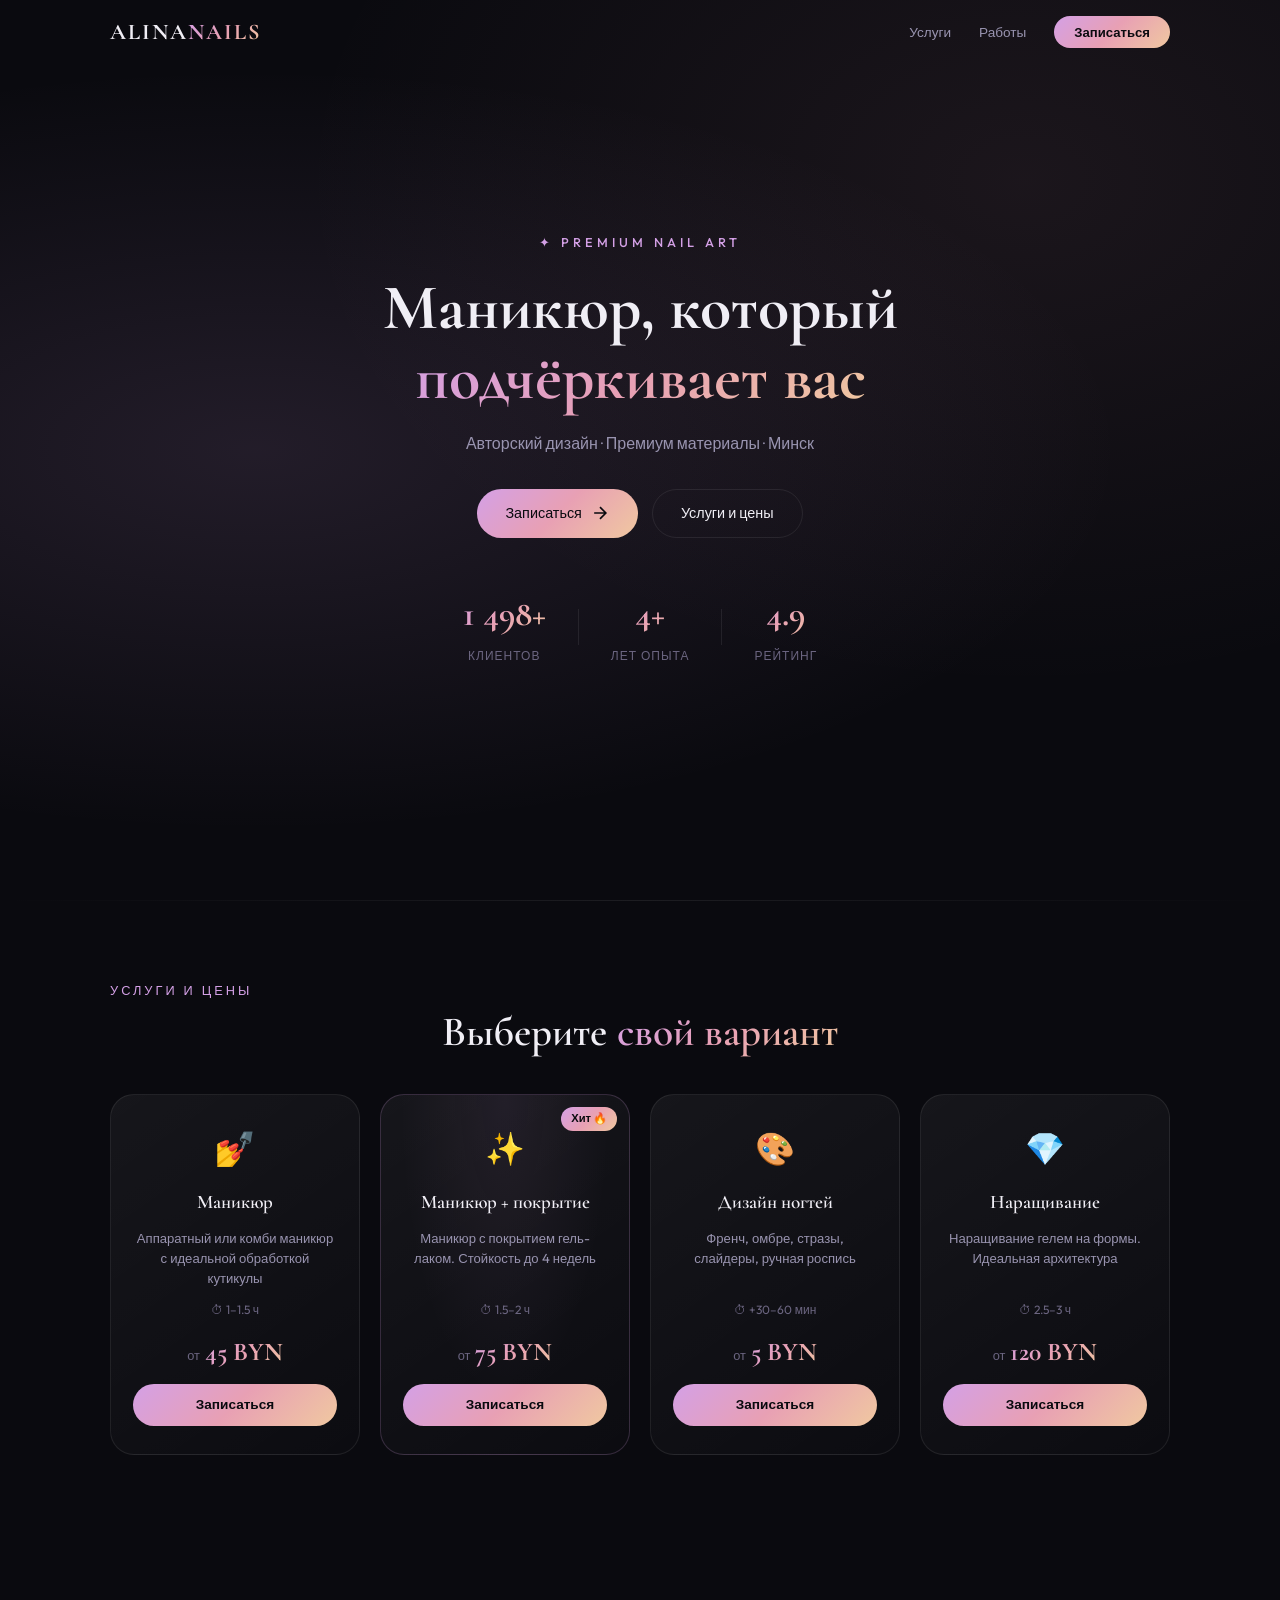
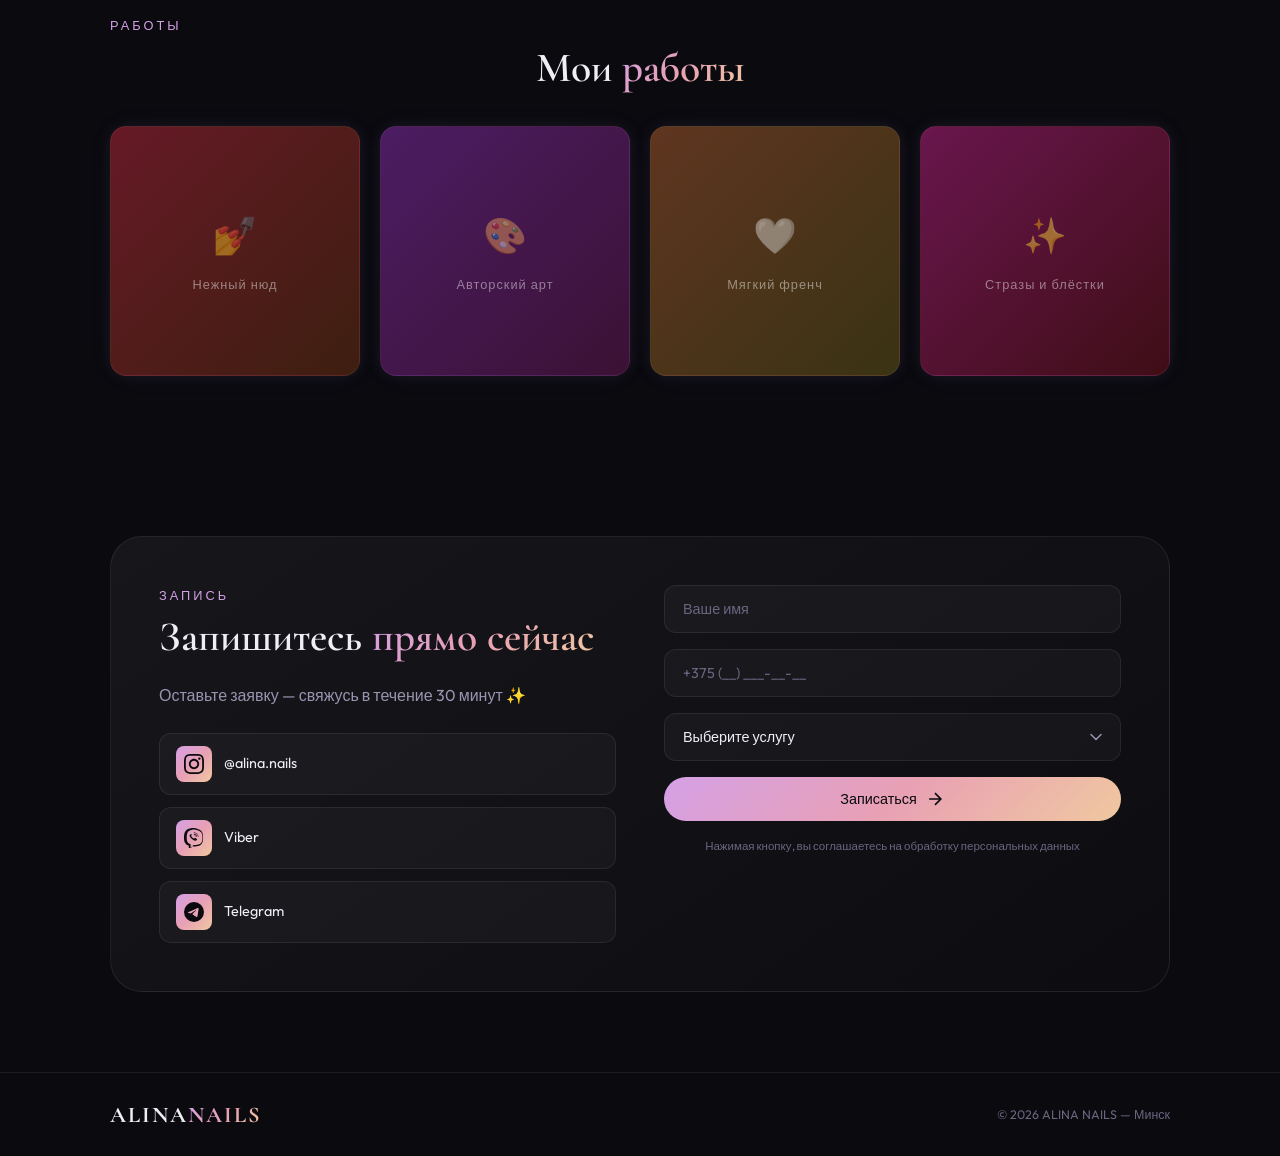
<file: index.html>
<!DOCTYPE html>
<html lang="ru">
<head>
    <meta charset="UTF-8">
    <meta name="viewport" content="width=device-width, initial-scale=1.0">
    <meta name="description" content="Мастер маникюра — стильный маникюр, наращивание, дизайн ногтей. Запись онлайн.">
    <title>ALINA NAILS — Мастер маникюра</title>
    <link rel="preconnect" href="https://fonts.googleapis.com">
    <link rel="preconnect" href="https://fonts.gstatic.com" crossorigin>
    <link href="https://fonts.googleapis.com/css2?family=Cormorant+Garamond:ital,wght@0,400;0,600;0,700;1,400&family=Outfit:wght@300;400;500;600;700&display=swap" rel="stylesheet">
    <link rel="stylesheet" href="style.css">
</head>
<body>

    <!-- НАВИГАЦИЯ -->
    <nav class="navbar" id="navbar">
        <div class="nav-container">
            <a href="#" class="nav-logo">ALINA<span>NAILS</span></a>
            <ul class="nav-links" id="navLinks">
                <li><a href="#services">Услуги</a></li>
                <li><a href="#works">Работы</a></li>
                <li><a href="#booking" class="nav-cta">Записаться</a></li>
            </ul>
            <button class="nav-burger" id="navBurger" aria-label="Меню">
                <span></span><span></span><span></span>
            </button>
        </div>
    </nav>

    <!-- HERO -->
    <header class="hero" id="hero">
        <div class="hero-bg"></div>
        <div class="hero-particles" id="heroParticles"></div>
        <div class="hero-content">
            <p class="hero-tagline">✦ Premium Nail Art</p>
            <h1 class="hero-title">Маникюр, который<br><span class="gradient-text">подчёркивает вас</span></h1>
            <p class="hero-subtitle">Авторский дизайн · Премиум материалы · Минск</p>
            <div class="hero-buttons">
                <a href="#booking" class="btn btn-primary">
                    <span>Записаться</span>
                    <svg width="20" height="20" viewBox="0 0 24 24" fill="none" stroke="currentColor" stroke-width="2"><path d="M5 12h14M12 5l7 7-7 7"/></svg>
                </a>
                <a href="#services" class="btn btn-outline">Услуги и цены</a>
            </div>
            <div class="hero-stats">
                <div class="stat">
                    <span class="stat-number" data-count="1500">0</span>
                    <span class="stat-label">Клиентов</span>
                </div>
                <div class="stat-divider"></div>
                <div class="stat">
                    <span class="stat-number" data-count="5">0</span>
                    <span class="stat-label">Лет опыта</span>
                </div>
                <div class="stat-divider"></div>
                <div class="stat">
                    <span class="stat-number" data-count="4.9" data-decimal="true">0</span>
                    <span class="stat-label">Рейтинг</span>
                </div>
            </div>
        </div>
    </header>

    <!-- УСЛУГИ -->
    <section class="services" id="services">
        <div class="container">
            <p class="section-tag">Услуги и цены</p>
            <h2 class="section-title centered">Выберите <span class="gradient-text">свой вариант</span></h2>
            <div class="services-grid">
                <div class="service-card" data-animate="fade-up">
                    <div class="service-icon">💅</div>
                    <h3>Маникюр</h3>
                    <p class="service-desc">Аппаратный или комби маникюр с идеальной обработкой кутикулы</p>
                    <span class="service-time">⏱ 1–1.5 ч</span>
                    <div class="service-price"><span class="price-label">от</span><span class="price-value">45 BYN</span></div>
                    <a href="#booking" class="btn btn-card">Записаться</a>
                </div>
                <div class="service-card popular" data-animate="fade-up" data-delay="100">
                    <div class="popular-badge">Хит 🔥</div>
                    <div class="service-icon">✨</div>
                    <h3>Маникюр + покрытие</h3>
                    <p class="service-desc">Маникюр с покрытием гель-лаком. Стойкость до 4 недель</p>
                    <span class="service-time">⏱ 1.5–2 ч</span>
                    <div class="service-price"><span class="price-label">от</span><span class="price-value">75 BYN</span></div>
                    <a href="#booking" class="btn btn-card">Записаться</a>
                </div>
                <div class="service-card" data-animate="fade-up" data-delay="200">
                    <div class="service-icon">🎨</div>
                    <h3>Дизайн ногтей</h3>
                    <p class="service-desc">Френч, омбре, стразы, слайдеры, ручная роспись</p>
                    <span class="service-time">⏱ +30–60 мин</span>
                    <div class="service-price"><span class="price-label">от</span><span class="price-value">5 BYN</span></div>
                    <a href="#booking" class="btn btn-card">Записаться</a>
                </div>
                <div class="service-card" data-animate="fade-up" data-delay="300">
                    <div class="service-icon">💎</div>
                    <h3>Наращивание</h3>
                    <p class="service-desc">Наращивание гелем на формы. Идеальная архитектура</p>
                    <span class="service-time">⏱ 2.5–3 ч</span>
                    <div class="service-price"><span class="price-label">от</span><span class="price-value">120 BYN</span></div>
                    <a href="#booking" class="btn btn-card">Записаться</a>
                </div>
            </div>
        </div>
    </section>

    <!-- РАБОТЫ -->
    <section class="works" id="works">
        <div class="container">
            <p class="section-tag">Работы</p>
            <h2 class="section-title centered">Мои <span class="gradient-text">работы</span></h2>
            <div class="works-grid">
                <div class="work-item" data-animate="fade-up" style="--hue: 350; --sat: 60%;">
                    <div class="work-placeholder"><span>💅</span>Нежный нюд</div>
                </div>
                <div class="work-item" data-animate="fade-up" style="--hue: 280; --sat: 55%;">
                    <div class="work-placeholder"><span>🎨</span>Авторский арт</div>
                </div>
                <div class="work-item" data-animate="fade-up" style="--hue: 20; --sat: 50%;">
                    <div class="work-placeholder"><span>🤍</span>Мягкий френч</div>
                </div>
                <div class="work-item" data-animate="fade-up" style="--hue: 320; --sat: 65%;">
                    <div class="work-placeholder"><span>✨</span>Стразы и блёстки</div>
                </div>
            </div>
        </div>
    </section>

    <!-- ЗАПИСЬ -->
    <section class="booking" id="booking">
        <div class="container">
            <div class="booking-card" data-animate="fade-up">
                <div class="booking-left">
                    <p class="section-tag">Запись</p>
                    <h2 class="section-title">Запишитесь <span class="gradient-text">прямо сейчас</span></h2>
                    <p class="booking-text">Оставьте заявку — свяжусь в течение 30 минут ✨</p>
                    <div class="booking-contacts">
                        <a href="https://instagram.com" class="contact-item" target="_blank">
                            <div class="contact-icon">
                                <svg width="20" height="20" viewBox="0 0 24 24" fill="currentColor"><path d="M12 2.163c3.204 0 3.584.012 4.85.07 3.252.148 4.771 1.691 4.919 4.919.058 1.265.069 1.645.069 4.849 0 3.205-.012 3.584-.069 4.849-.149 3.225-1.664 4.771-4.919 4.919-1.266.058-1.644.07-4.85.07-3.204 0-3.584-.012-4.849-.07-3.26-.149-4.771-1.699-4.919-4.92-.058-1.265-.07-1.644-.07-4.849 0-3.204.013-3.583.07-4.849.149-3.227 1.664-4.771 4.919-4.919 1.266-.057 1.645-.069 4.849-.069zm0-2.163c-3.259 0-3.667.014-4.947.072-4.358.2-6.78 2.618-6.98 6.98-.059 1.281-.073 1.689-.073 4.948 0 3.259.014 3.668.072 4.948.2 4.358 2.618 6.78 6.98 6.98 1.281.058 1.689.072 4.948.072 3.259 0 3.668-.014 4.948-.072 4.354-.2 6.782-2.618 6.979-6.98.059-1.28.073-1.689.073-4.948 0-3.259-.014-3.667-.072-4.947-.196-4.354-2.617-6.78-6.979-6.98-1.281-.059-1.69-.073-4.949-.073zm0 5.838c-3.403 0-6.162 2.759-6.162 6.162s2.759 6.163 6.162 6.163 6.162-2.759 6.162-6.163c0-3.403-2.759-6.162-6.162-6.162zm0 10.162c-2.209 0-4-1.79-4-4 0-2.209 1.791-4 4-4s4 1.791 4 4c0 2.21-1.791 4-4 4zm6.406-11.845c-.796 0-1.441.645-1.441 1.44s.645 1.44 1.441 1.44c.795 0 1.439-.645 1.439-1.44s-.644-1.44-1.439-1.44z"/></svg>
                            </div>
                            <span>@alina.nails</span>
                        </a>
                        <a href="viber://chat?number=%2B375291234567" class="contact-item" target="_blank">
                            <div class="contact-icon">
                                <svg width="20" height="20" viewBox="0 0 24 24" fill="currentColor"><path d="M11.4 0C9.62.08 4.87.52 2.64 2.65.89 4.39.13 6.91.02 10.15c-.12 3.24-.26 9.32 5.71 10.97h.01l-.01 2.52s-.05.99.63 1.21c.77.26 1.23-.49 1.97-1.28.41-.44.97-1.08 1.39-1.58 3.84.32 6.79-.41 7.12-.52.77-.25 5.14-.81 5.85-6.61.73-5.97-.35-9.74-2.28-11.44C19.03 1.85 14.58.1 11.4 0zm.53 1.87c2.78.09 6.6 1.51 8.21 2.99 1.56 1.38 2.44 4.64 1.82 9.66-.57 4.66-4.02 5.17-4.66 5.38-.27.09-2.72.7-5.83.53 0 0-2.31 2.78-3.03 3.51-.12.12-.26.17-.35.15-.13-.04-.17-.19-.16-.42 0-.33.02-4.15.02-4.15-5.04-1.39-4.74-6.46-4.64-9.22.1-2.76.73-4.93 2.18-6.35 1.77-1.72 5.66-2.17 6.44-2.08zM12 5.28c-.15 0-.28.13-.28.29s.13.29.29.29c1.23 0 2.4.48 3.28 1.34.87.87 1.38 2.03 1.41 3.26 0 .16.13.29.29.29h.01c.16 0 .29-.13.28-.29-.03-1.39-.61-2.7-1.59-3.68A5.24 5.24 0 0012 5.28zm.15 1.57c-.16-.01-.3.11-.31.27-.01.16.11.3.27.31.81.06 1.55.41 2.11.98.56.58.88 1.33.9 2.14.01.16.14.28.3.28h.01c.16-.01.29-.15.28-.31a3.75 3.75 0 00-1.1-2.59 3.69 3.69 0 00-2.46-1.08zM8.67 7.35c-.24-.05-.53.02-.77.23l-.01.01c-.37.33-.71.72-.98 1.05-.28.34-.25.77-.09 1.11.42.85 1.01 1.64 1.72 2.41l.01.02c.86.93 1.88 1.73 3 2.37.51.27 1.34.64 2.06.79.08.01.16.02.23.02.39 0 .64-.22.74-.34.32-.41.68-.81.82-.99.37-.48.17-1-.25-1.24l-1.52-.82c-.28-.15-.6-.07-.8.13l-.43.48c-.14.15-.37.19-.55.1 0 0-.94-.41-1.84-1.3-.9-.89-1.36-1.88-1.36-1.88-.1-.18-.06-.4.09-.55l.46-.45c.19-.21.26-.53.09-.81L8.67 7.35zm3.41.32c-.16-.02-.31.1-.33.26-.02.16.1.31.26.33.93.11 1.61.82 1.66 1.76.01.16.15.28.31.27.16-.01.28-.15.27-.31-.06-1.17-.92-2.07-2.17-2.31z"/></svg>
                            </div>
                            <span>Viber</span>
                        </a>
                        <a href="https://t.me/alinanails" class="contact-item" target="_blank">
                            <div class="contact-icon">
                                <svg width="20" height="20" viewBox="0 0 24 24" fill="currentColor"><path d="M11.944 0A12 12 0 0 0 0 12a12 12 0 0 0 12 12 12 12 0 0 0 12-12A12 12 0 0 0 12 0a12 12 0 0 0-.056 0zm4.962 7.224c.1-.002.321.023.465.14a.506.506 0 0 1 .171.325c.016.093.036.306.02.472-.18 1.898-.962 6.502-1.36 8.627-.168.9-.499 1.201-.82 1.23-.696.065-1.225-.46-1.9-.902-1.056-.693-1.653-1.124-2.678-1.8-1.185-.78-.417-1.21.258-1.91.177-.184 3.247-2.977 3.307-3.23.007-.032.014-.15-.056-.212s-.174-.041-.249-.024c-.106.024-1.793 1.14-5.061 3.345-.479.33-.913.49-1.302.48-.428-.008-1.252-.241-1.865-.44-.752-.245-1.349-.374-1.297-.789.027-.216.325-.437.893-.663 3.498-1.524 5.83-2.529 6.998-3.014 3.332-1.386 4.025-1.627 4.476-1.635z"/></svg>
                            </div>
                            <span>Telegram</span>
                        </a>
                    </div>
                </div>
                <div class="booking-right">
                    <form class="booking-form" id="bookingForm">
                        <div class="form-group">
                            <input type="text" id="formName" placeholder="Ваше имя" required>
                        </div>
                        <div class="form-group">
                            <input type="tel" id="formPhone" placeholder="+375 (__) ___-__-__" required>
                        </div>
                        <div class="form-group">
                            <select id="formService" required>
                                <option value="" disabled selected>Выберите услугу</option>
                                <option value="manicure">Маникюр — от 45 BYN</option>
                                <option value="manicure-gel">Маникюр + покрытие — от 75 BYN</option>
                                <option value="design">Дизайн ногтей — от 5 BYN</option>
                                <option value="extension">Наращивание — от 120 BYN</option>
                            </select>
                        </div>
                        <button type="submit" class="btn btn-primary btn-full" id="submitBtn">
                            <span>Записаться</span>
                            <svg width="20" height="20" viewBox="0 0 24 24" fill="none" stroke="currentColor" stroke-width="2"><path d="M5 12h14M12 5l7 7-7 7"/></svg>
                        </button>
                        <p class="form-note">Нажимая кнопку, вы соглашаетесь на обработку персональных данных</p>
                    </form>
                </div>
            </div>
        </div>
    </section>

    <!-- FOOTER -->
    <footer class="footer">
        <div class="container">
            <div class="footer-row">
                <a href="#" class="nav-logo">ALINA<span>NAILS</span></a>
                <p>© 2026 ALINA NAILS — Минск</p>
            </div>
        </div>
    </footer>

    <!-- SUCCESS MODAL -->
    <div class="modal-overlay" id="successModal">
        <div class="modal">
            <div class="modal-icon">✅</div>
            <h3>Заявка отправлена!</h3>
            <p>Свяжусь с вами в течение 30 минут для подтверждения записи</p>
            <button class="btn btn-primary" id="modalClose">Отлично!</button>
        </div>
    </div>

    <script src="script.js"></script>
</body>
</html>
</file>
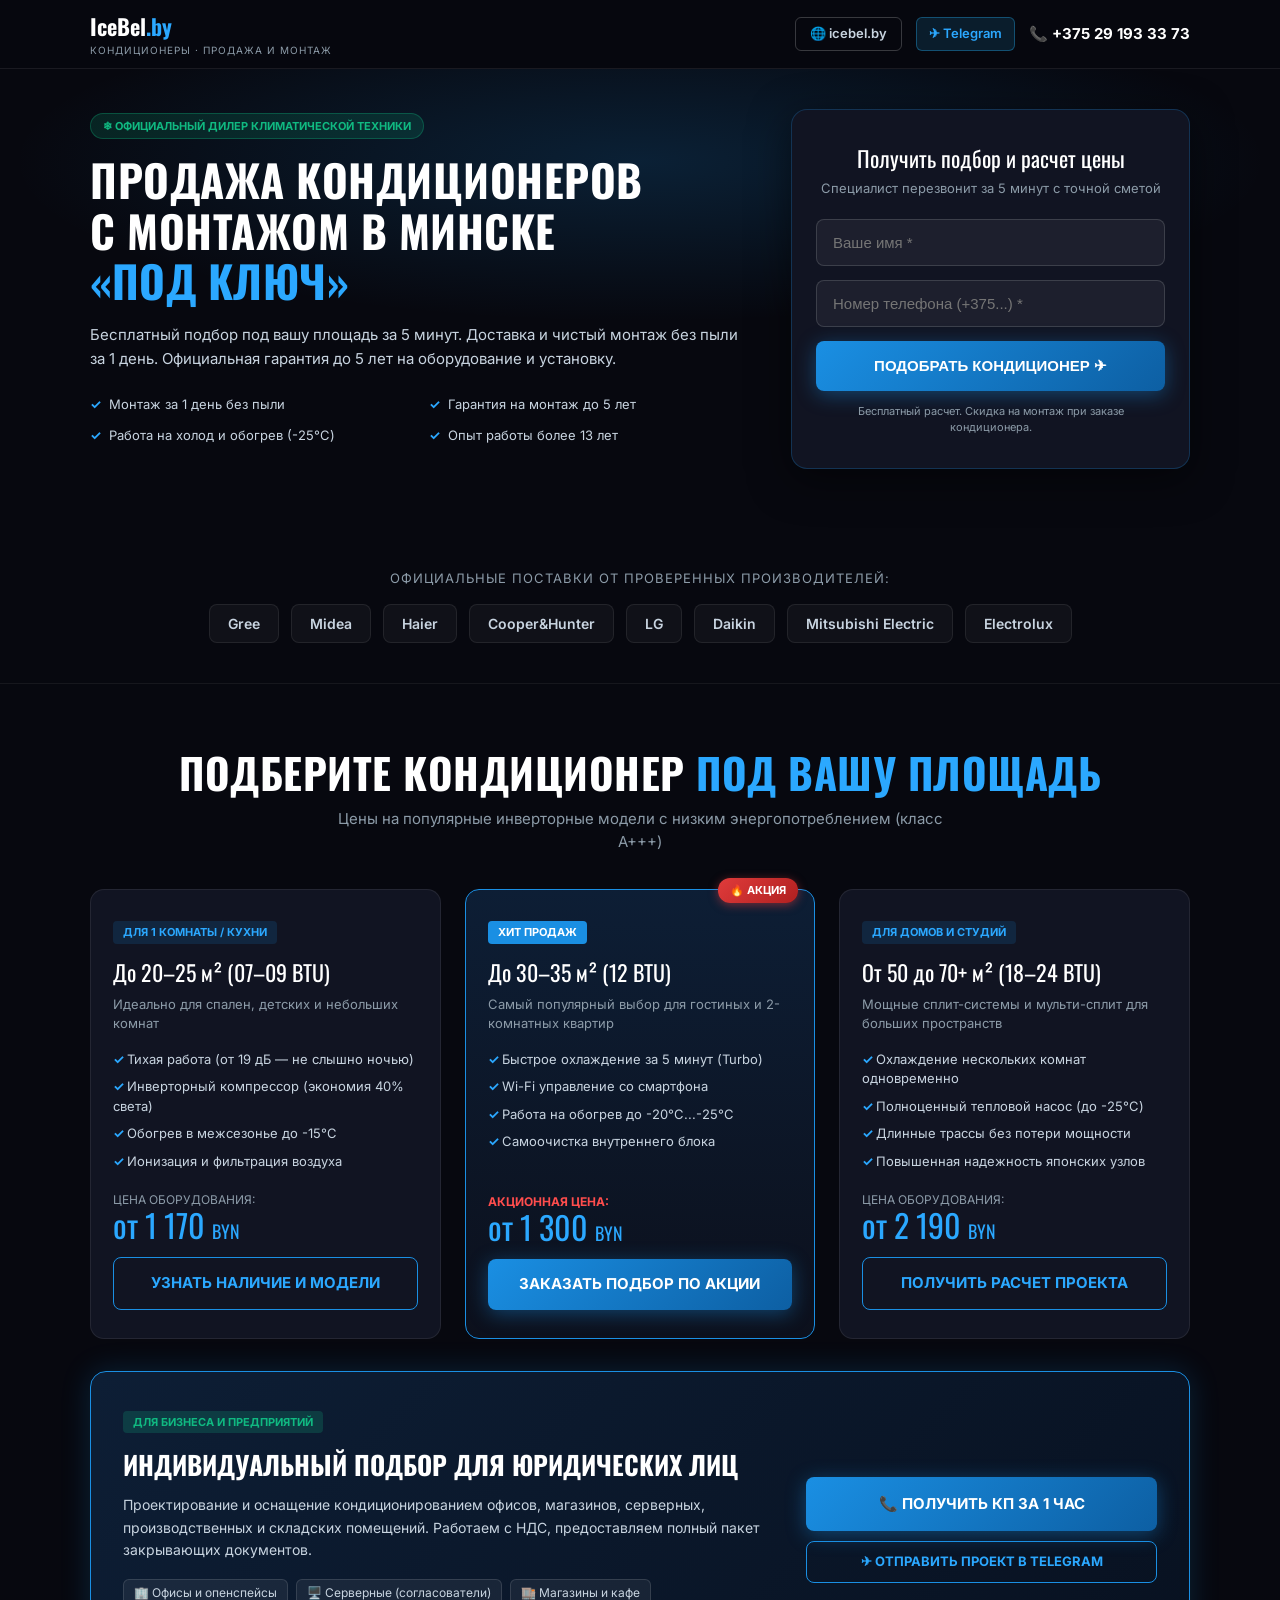
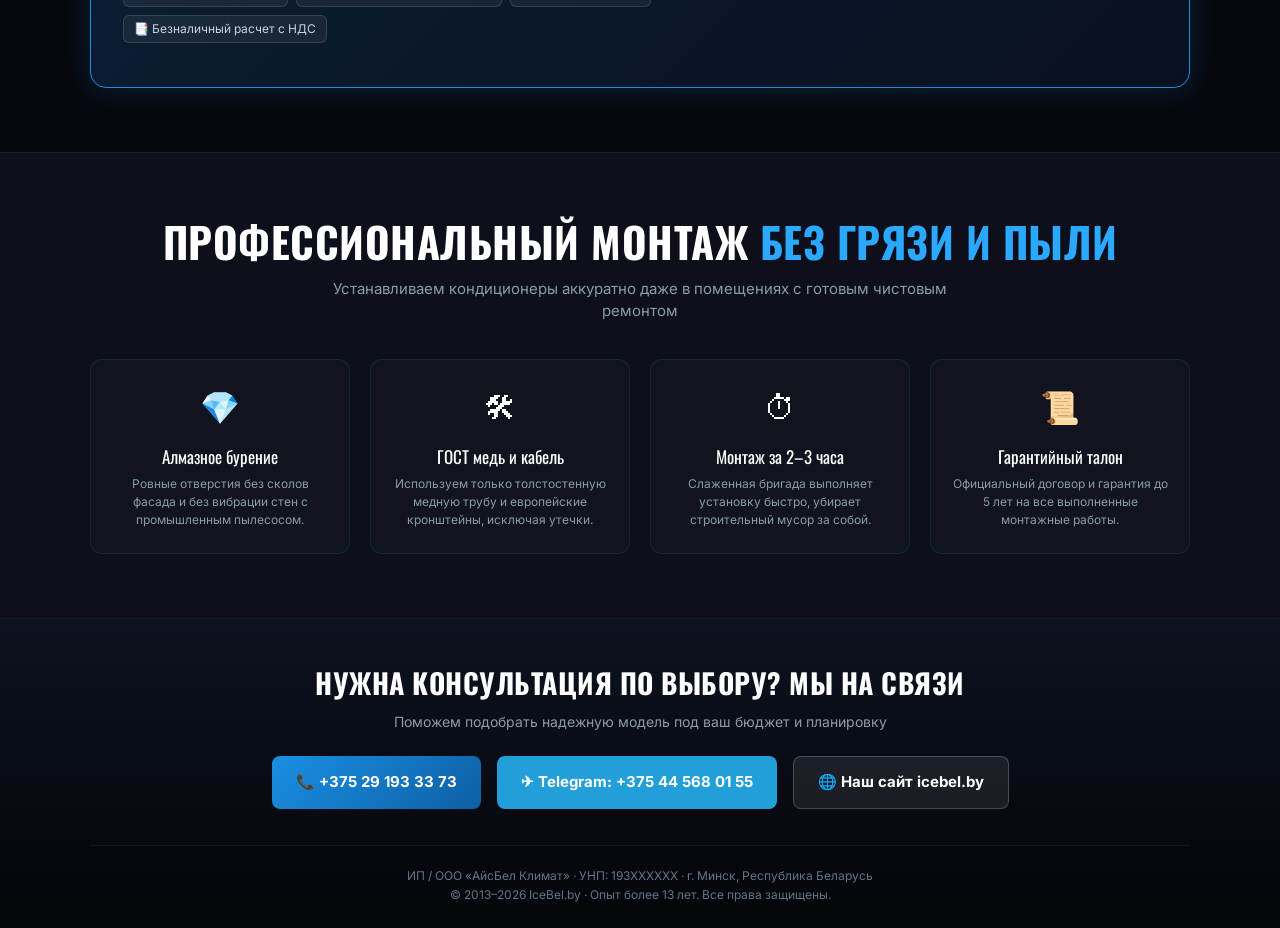
<file: icebel.html>
<!DOCTYPE html>
<html lang="ru">
<head>
  <meta charset="UTF-8" />
  <meta name="viewport" content="width=device-width, initial-scale=1.0" />
  <title>IceBel.by — Продажа и установка кондиционеров в Минске под ключ</title>
  <meta name="description" content="Купить кондиционер с установкой в Минске и области. Цены от 1170 BYN. Чистый монтаж за 1 день, гарантия до 5 лет. Индивидуальный подбор для квартир и предприятий. Звоните: +375 29 193 33 73" />

  <link rel="preconnect" href="https://fonts.googleapis.com" />
  <link rel="preconnect" href="https://fonts.gstatic.com" crossorigin />
  <link href="https://fonts.googleapis.com/css2?family=Inter:wght@400;500;600;700;800&family=Oswald:wght@500;600;700&display=swap" rel="stylesheet" />

  <!-- Место для Яндекс.Метрики / Google Ads перед запуском рекламы -->

  <style>
    :root {
      --bg-deep: #07080f;
      --bg-dark: #0d0f1a;
      --bg-card: #111422;
      --blue-main: #1a8fe3;
      --blue-bright: #2ba8ff;
      --silver: #c8d4e0;
      --green-act: #10b981;
      --red-promo: #ff4d4d;
      --white: #ffffff;
      --text-muted: #8c9ba8;
      --border: rgba(26,143,227,0.25);
      --grad-blue: linear-gradient(135deg, #1a8fe3 0%, #0d5fa3 100%);
    }

    *, *::before, *::after { box-sizing: border-box; margin: 0; padding: 0; }
    html { scroll-behavior: smooth; }
    body {
      font-family: 'Inter', sans-serif;
      background: var(--bg-deep);
      color: var(--white);
      line-height: 1.5;
    }
    a { text-decoration: none; color: inherit; }
    .container { max-width: 1140px; margin: 0 auto; padding: 0 20px; }
    .section { padding: 64px 0; }
    .section-title {
      font-family: 'Oswald', sans-serif;
      font-size: clamp(28px, 4vw, 42px);
      text-transform: uppercase;
      letter-spacing: 0.5px;
      line-height: 1.15;
      margin-bottom: 12px;
      text-align: center;
    }
    .section-sub {
      text-align: center;
      color: var(--text-muted);
      font-size: 15px;
      max-width: 620px;
      margin: 0 auto 36px;
    }
    .blue { color: var(--blue-bright); }
    .green { color: var(--green-act); }
    .nowrap { white-space: nowrap; }

    /* Кнопки */
    .btn {
      display: inline-flex;
      align-items: center;
      justify-content: center;
      gap: 8px;
      padding: 14px 28px;
      border-radius: 8px;
      font-weight: 700;
      font-size: 15px;
      cursor: pointer;
      border: none;
      transition: all 0.2s ease;
      text-transform: uppercase;
    }
    .btn-primary {
      background: var(--grad-blue);
      color: #fff;
      box-shadow: 0 4px 20px rgba(26,143,227,0.4);
    }
    .btn-primary:hover {
      box-shadow: 0 6px 25px rgba(26,143,227,0.7);
      transform: translateY(-1px);
    }
    .btn-outline {
      background: transparent;
      color: var(--blue-bright);
      border: 1px solid var(--blue-main);
    }
    .btn-outline:hover { background: rgba(26,143,227,0.1); }

    /* HEADER */
    .header {
      background: rgba(7,8,15,0.95);
      border-bottom: 1px solid rgba(255,255,255,0.08);
      position: sticky;
      top: 0;
      z-index: 100;
      backdrop-filter: blur(10px);
    }
    .header-inner {
      display: flex;
      justify-content: space-between;
      align-items: center;
      height: 68px;
    }
    .logo-text { font-family: 'Oswald', sans-serif; font-size: 22px; font-weight: 700; }
    .logo-sub { font-size: 10px; color: var(--text-muted); text-transform: uppercase; letter-spacing: 1px; }
    
    .header-actions { display: flex; align-items: center; gap: 14px; }
    .header-site-btn {
      border: 1px solid rgba(255,255,255,0.2);
      color: var(--silver);
      padding: 6px 14px;
      border-radius: 6px;
      font-size: 13px;
      font-weight: 600;
    }
    .header-site-btn:hover { border-color: var(--blue-bright); color: #fff; }
    .header-tg {
      background: rgba(34,158,217,0.15);
      border: 1px solid rgba(34,158,217,0.4);
      color: #2ba8ff;
      padding: 6px 12px;
      border-radius: 6px;
      font-size: 13px;
      font-weight: 600;
    }
    .header-phone { font-weight: 700; font-size: 15px; color: var(--white); white-space: nowrap; }

    /* HERO */
    .hero {
      padding: 40px 0 60px;
      background: radial-gradient(ellipse 70% 50% at 50% 20%, rgba(26,143,227,0.18), transparent 70%);
    }
    .hero-grid {
      display: grid;
      grid-template-columns: 1.25fr 0.75fr;
      gap: 36px;
      align-items: center;
    }
    .hero-badge {
      display: inline-flex;
      align-items: center;
      gap: 6px;
      background: rgba(16,185,129,0.15);
      border: 1px solid rgba(16,185,129,0.3);
      color: var(--green-act);
      font-size: 11px;
      font-weight: 700;
      text-transform: uppercase;
      padding: 4px 12px;
      border-radius: 20px;
      margin-bottom: 16px;
    }
    .hero-title {
      font-family: 'Oswald', sans-serif;
      font-size: clamp(28px, 3.8vw, 44px);
      line-height: 1.15;
      text-transform: uppercase;
      margin-bottom: 16px;
      letter-spacing: 0.5px;
    }
    .hero-desc {
      font-size: 15px;
      color: var(--silver);
      margin-bottom: 24px;
      line-height: 1.6;
    }
    .hero-bullets {
      display: grid;
      grid-template-columns: 1fr 1fr;
      gap: 12px;
      margin-bottom: 20px;
    }
    .bullet-item {
      display: flex;
      align-items: center;
      gap: 8px;
      font-size: 13px;
      color: var(--silver);
    }
    .bullet-item span { color: var(--blue-bright); font-weight: 700; }

    /* Форма захвата */
    .hero-form-card {
      background: var(--bg-card);
      border: 1px solid var(--border);
      border-radius: 16px;
      padding: 32px 24px;
      box-shadow: 0 10px 40px rgba(0,0,0,0.5);
    }
    .form-head-title { font-family: 'Oswald', sans-serif; font-size: 22px; text-align: center; margin-bottom: 4px; }
    .form-head-sub { text-align: center; font-size: 13px; color: var(--text-muted); margin-bottom: 20px; }
    .f-group { margin-bottom: 14px; }
    .f-input {
      width: 100%;
      background: rgba(255,255,255,0.05);
      border: 1px solid rgba(255,255,255,0.14);
      border-radius: 8px;
      padding: 14px 16px;
      color: #fff;
      font-size: 15px;
      outline: none;
    }
    .f-input:focus { border-color: var(--blue-bright); background: rgba(255,255,255,0.08); }
    .f-note { font-size: 11px; color: var(--text-muted); text-align: center; margin-top: 12px; }

    /* КАТАЛОГ: КАРТОЧКИ ЦЕН */
    .catalog-grid {
      display: grid;
      grid-template-columns: repeat(3, 1fr);
      gap: 24px;
      margin-bottom: 32px;
    }
    .cat-card {
      background: var(--bg-card);
      border: 1px solid rgba(255,255,255,0.08);
      border-radius: 14px;
      padding: 28px 22px;
      display: flex;
      flex-direction: column;
      justify-content: space-between;
      transition: all 0.2s;
      position: relative;
    }
    .cat-card:hover {
      border-color: var(--blue-main);
      transform: translateY(-3px);
      box-shadow: 0 10px 30px rgba(0,0,0,0.5);
    }
    .cat-badge {
      display: inline-block;
      background: rgba(26,143,227,0.15);
      color: var(--blue-bright);
      font-size: 11px;
      font-weight: 700;
      text-transform: uppercase;
      padding: 3px 10px;
      border-radius: 4px;
      margin-bottom: 12px;
      align-self: flex-start;
    }
    .promo-badge {
      position: absolute;
      top: -12px;
      right: 16px;
      background: linear-gradient(135deg, #e03b3b, #b02020);
      color: #fff;
      font-size: 11px;
      font-weight: 700;
      text-transform: uppercase;
      padding: 4px 12px;
      border-radius: 12px;
      box-shadow: 0 2px 10px rgba(224,59,59,0.5);
    }
    .cat-area { font-family: 'Oswald', sans-serif; font-size: 22px; margin-bottom: 6px; }
    .cat-sub { font-size: 13px; color: var(--text-muted); margin-bottom: 16px; }
    .cat-features { list-style: none; display: flex; flex-direction: column; gap: 8px; font-size: 13px; color: var(--silver); margin-bottom: 20px; }
    .cat-features li::before { content: '✓ '; color: var(--blue-bright); font-weight: 700; }
    .cat-price-wrap { margin-bottom: 16px; }
    .cat-price-label { font-size: 12px; color: var(--text-muted); text-transform: uppercase; }
    .cat-price { font-family: 'Oswald', sans-serif; font-size: 32px; color: var(--blue-bright); line-height: 1; }

    /* БЛОК ДЛЯ ПРЕДПРИЯТИЙ / B2B */
    .b2b-banner {
      background: linear-gradient(135deg, #0d1e35 0%, #081120 100%);
      border: 1px solid var(--blue-main);
      border-radius: 16px;
      padding: 36px 32px;
      display: grid;
      grid-template-columns: 1.3fr 0.7fr;
      gap: 32px;
      align-items: center;
      box-shadow: 0 0 30px rgba(26,143,227,0.2);
    }
    .b2b-title {
      font-family: 'Oswald', sans-serif;
      font-size: 26px;
      text-transform: uppercase;
      margin-bottom: 10px;
    }
    .b2b-desc { font-size: 14px; color: var(--silver); margin-bottom: 18px; line-height: 1.6; }
    .b2b-tags { display: flex; flex-wrap: wrap; gap: 8px; margin-bottom: 8px; }
    .b2b-tag {
      background: rgba(255,255,255,0.06);
      border: 1px solid rgba(255,255,255,0.12);
      padding: 4px 10px;
      border-radius: 6px;
      font-size: 12px;
      color: var(--silver);
    }

    /* МОНТАЖ БЕЗ ПЫЛИ */
    .install-section { background: var(--bg-dark); border-top: 1px solid rgba(255,255,255,0.06); }
    .install-grid {
      display: grid;
      grid-template-columns: repeat(4, 1fr);
      gap: 20px;
    }
    .install-item {
      background: rgba(255,255,255,0.02);
      border: 1px solid rgba(26,143,227,0.15);
      border-radius: 12px;
      padding: 24px 18px;
      text-align: center;
    }
    .inst-icon { font-size: 32px; margin-bottom: 12px; display: block; }
    .inst-title { font-family: 'Oswald', sans-serif; font-size: 17px; margin-bottom: 6px; }
    .inst-desc { font-size: 12px; color: var(--text-muted); line-height: 1.5; }

    /* БРЕНДЫ */
    .brands-section { padding: 40px 0; text-align: center; border-bottom: 1px solid rgba(255,255,255,0.06); }
    .brands-wrap {
      display: flex;
      justify-content: center;
      flex-wrap: wrap;
      gap: 12px;
      margin-top: 16px;
    }
    .brand-tag {
      padding: 8px 18px;
      background: rgba(255,255,255,0.04);
      border: 1px solid rgba(255,255,255,0.08);
      border-radius: 8px;
      font-size: 14px;
      font-weight: 600;
      color: var(--silver);
    }

    /* ФУТЕР И ПРЯМАЯ СВЯЗЬ */
    .footer-action {
      background: linear-gradient(180deg, #0d1220 0%, #040508 100%);
      border-top: 1px solid rgba(255,255,255,0.08);
      padding: 48px 0 24px;
      text-align: center;
    }
    .action-contacts {
      display: flex;
      justify-content: center;
      gap: 16px;
      margin: 24px 0 36px;
      flex-wrap: wrap;
    }
    .contact-btn {
      display: inline-flex;
      align-items: center;
      gap: 8px;
      padding: 14px 24px;
      border-radius: 8px;
      font-weight: 700;
      font-size: 15px;
    }
    .btn-call { background: var(--grad-blue); color: #fff; }
    .btn-telegram { background: #229ed9; color: #fff; }
    .btn-website { background: rgba(255,255,255,0.08); border: 1px solid rgba(255,255,255,0.2); color: #fff; }

    .legal-box {
      border-top: 1px solid rgba(255,255,255,0.06);
      padding-top: 20px;
      font-size: 12px;
      color: #64748b;
      line-height: 1.6;
    }

    /* МОДАЛЬНОЕ ОКНО */
    .modal-overlay {
      display: none; position: fixed; inset: 0; z-index: 9999;
      background: rgba(0,0,0,0.8); backdrop-filter: blur(5px);
      align-items: center; justify-content: center;
    }
    .modal-box {
      background: var(--bg-card); border: 1px solid var(--border);
      border-radius: 14px; padding: 32px 24px; max-width: 360px; width: 90%; text-align: center;
    }

    @media (max-width: 860px) {
      .hero-grid { grid-template-columns: 1fr; }
      .catalog-grid { grid-template-columns: 1fr; }
      .b2b-banner { grid-template-columns: 1fr; text-align: center; }
      .b2b-tags { justify-content: center; }
      .install-grid { grid-template-columns: 1fr 1fr; }
      .hero-bullets { grid-template-columns: 1fr; }
      .section { padding: 44px 0; }
      .header-actions { gap: 8px; }
      .header-site-btn { display: none; }
    }
    @media (max-width: 500px) {
      .install-grid { grid-template-columns: 1fr; }
    }
  </style>
</head>
<body>

  <!-- ХЕДЕР -->
  <header class="header">
    <div class="container">
      <div class="header-inner">
        <div>
          <div class="logo-text">IceBel<span class="blue">.by</span></div>
          <div class="logo-sub">Кондиционеры · Продажа и монтаж</div>
        </div>
        
        <div class="header-actions">
          <a href="https://icebel.by" target="_blank" class="header-site-btn">🌐 icebel.by</a>
          <a href="https://t.me/+375445680155" target="_blank" class="header-tg" onclick="trackEvent('tg_click')">✈ Telegram</a>
          <a href="tel:+375291933373" class="header-phone" onclick="trackEvent('phone_click')">📞 +375 29 193 33 73</a>
        </div>
      </div>
    </div>
  </header>

  <!-- ЭКРАН 1: HERO -->
  <section class="hero">
    <div class="container">
      <div class="hero-grid">
        <div>
          <div class="hero-badge">❄ Официальный дилер климатической техники</div>
          <h1 class="hero-title">
            Продажа кондиционеров<br>
            с монтажом в Минске<br>
            <span class="blue nowrap">«под ключ»</span>
          </h1>
          <p class="hero-desc">
            Бесплатный подбор под вашу площадь за 5 минут. Доставка и чистый монтаж без пыли за 1 день. Официальная гарантия до 5 лет на оборудование и установку.
          </p>

          <div class="hero-bullets">
            <div class="bullet-item"><span>✓</span> Монтаж за 1 день без пыли</div>
            <div class="bullet-item"><span>✓</span> Гарантия на монтаж до 5 лет</div>
            <div class="bullet-item"><span>✓</span> Работа на холод и обогрев (-25°C)</div>
            <div class="bullet-item"><span>✓</span> Опыт работы более 13 лет</div>
          </div>
        </div>

        <!-- Форма захвата: только 2 поля -->
        <div class="hero-form-card">
          <div class="form-head-title">Получить подбор и расчет цены</div>
          <div class="form-head-sub">Специалист перезвонит за 5 минут с точной сметой</div>
          <form onsubmit="sendLead(event, this, 'Заявка с первого экрана (Подбор)')">
            <div class="f-group">
              <input type="text" name="name" class="f-input" placeholder="Ваше имя *" required />
            </div>
            <div class="f-group">
              <input type="tel" name="phone" class="f-input" placeholder="Номер телефона (+375...) *" required />
            </div>
            <button type="submit" class="btn btn-primary" style="width:100%; padding:16px; font-size:15px;">
              Подобрать кондиционер ✈
            </button>
            <div class="f-note">Бесплатный расчет. Скидка на монтаж при заказе кондиционера.</div>
          </form>
        </div>
      </div>
    </div>
  </section>

  <!-- БРЕНДЫ -->
  <div class="brands-section">
    <div class="container">
      <div style="font-size:13px; color:var(--text-muted); text-transform:uppercase; letter-spacing:1px;">Официальные поставки от проверенных производителей:</div>
      <div class="brands-wrap">
        <span class="brand-tag">Gree</span>
        <span class="brand-tag">Midea</span>
        <span class="brand-tag">Haier</span>
        <span class="brand-tag">Cooper&Hunter</span>
        <span class="brand-tag">LG</span>
        <span class="brand-tag">Daikin</span>
        <span class="brand-tag">Mitsubishi Electric</span>
        <span class="brand-tag">Electrolux</span>
      </div>
    </div>
  </div>

  <!-- ЭКРАН 2: ПОДБОР ПО ПЛОЩАДИ -->
  <section class="section">
    <div class="container">
      <h2 class="section-title">Подберите кондиционер <span class="blue">под вашу площадь</span></h2>
      <p class="section-sub">Цены на популярные инверторные модели с низким энергопотреблением (класс A+++)</p>

      <div class="catalog-grid">
        <!-- 20-25 m2 -->
        <div class="cat-card">
          <div>
            <span class="cat-badge">Для 1 комнаты / кухни</span>
            <div class="cat-area">До 20–25 м² (07–09 BTU)</div>
            <div class="cat-sub">Идеально для спален, детских и небольших комнат</div>
            <ul class="cat-features">
              <li>Тихая работа (от 19 дБ — не слышно ночью)</li>
              <li>Инверторный компрессор (экономия 40% света)</li>
              <li>Обогрев в межсезонье до -15°C</li>
              <li>Ионизация и фильтрация воздуха</li>
            </ul>
          </div>
          <div>
            <div class="cat-price-wrap">
              <div class="cat-price-label">Цена оборудования:</div>
              <div class="cat-price">от 1 170 <span style="font-size:18px">BYN</span></div>
            </div>
            <a href="tel:+375291933373" class="btn btn-outline" style="width:100%;" onclick="trackEvent('phone_click')">Узнать наличие и модели</a>
          </div>
        </div>

        <!-- 30-35 m2 (АКЦИЯ) -->
        <div class="cat-card" style="border-color:var(--blue-main); background:linear-gradient(180deg,#0d1e35 0%,#0c101c 100%);">
          <div class="promo-badge">🔥 Акция</div>
          <div>
            <span class="cat-badge" style="background:var(--blue-main); color:#fff;">Хит продаж</span>
            <div class="cat-area">До 30–35 м² (12 BTU)</div>
            <div class="cat-sub">Самый популярный выбор для гостиных и 2-комнатных квартир</div>
            <ul class="cat-features">
              <li>Быстрое охлаждение за 5 минут (Turbo)</li>
              <li>Wi-Fi управление со смартфона</li>
              <li>Работа на обогрев до -20°C...-25°C</li>
              <li>Самоочистка внутреннего блока</li>
            </ul>
          </div>
          <div>
            <div class="cat-price-wrap">
              <div class="cat-price-label" style="color:var(--red-promo); font-weight:700;">Акционная цена:</div>
              <div class="cat-price">от 1 300 <span style="font-size:18px">BYN</span></div>
            </div>
            <a href="tel:+375291933373" class="btn btn-primary" style="width:100%;" onclick="trackEvent('phone_click')">Заказать подбор по акции</a>
          </div>
        </div>

        <!-- 50-70 m2 -->
        <div class="cat-card">
          <div>
            <span class="cat-badge">Для домов и студий</span>
            <div class="cat-area">От 50 до 70+ м² (18–24 BTU)</div>
            <div class="cat-sub">Мощные сплит-системы и мульти-сплит для больших пространств</div>
            <ul class="cat-features">
              <li>Охлаждение нескольких комнат одновременно</li>
              <li>Полноценный тепловой насос (до -25°C)</li>
              <li>Длинные трассы без потери мощности</li>
              <li>Повышенная надежность японских узлов</li>
            </ul>
          </div>
          <div>
            <div class="cat-price-wrap">
              <div class="cat-price-label">Цена оборудования:</div>
              <div class="cat-price">от 2 190 <span style="font-size:18px">BYN</span></div>
            </div>
            <a href="tel:+375291933373" class="btn btn-outline" style="width:100%;" onclick="trackEvent('phone_click')">Получить расчет проекта</a>
          </div>
        </div>
      </div>

      <!-- БЛОК ДЛЯ ПРЕДПРИЯТИЙ И ОФИСОВ -->
      <div class="b2b-banner">
        <div>
          <div class="cat-badge" style="background:rgba(16,185,129,0.2); color:var(--green-act);">Для бизнеса и предприятий</div>
          <h3 class="b2b-title">Индивидуальный подбор для юридических лиц</h3>
          <p class="b2b-desc">
            Проектирование и оснащение кондиционированием офисов, магазинов, серверных, производственных и складских помещений. Работаем с НДС, предоставляем полный пакет закрывающих документов.
          </p>
          <div class="b2b-tags">
            <span class="b2b-tag">🏢 Офисы и опенспейсы</span>
            <span class="b2b-tag">🖥️ Серверные (согласователи)</span>
            <span class="b2b-tag">🏬 Магазины и кафе</span>
            <span class="b2b-tag">📑 Безналичный расчет с НДС</span>
          </div>
        </div>

        <div>
          <a href="tel:+375291933373" class="btn btn-primary" style="width:100%; padding:16px; margin-bottom:10px;" onclick="trackEvent('phone_click')">
            📞 Получить КП за 1 час
          </a>
          <a href="https://t.me/+375445680155" target="_blank" class="btn btn-outline" style="width:100%; font-size:13px; padding:10px;" onclick="trackEvent('tg_click')">
            ✈ Отправить проект в Telegram
          </a>
        </div>
      </div>

    </div>
  </section>

  <!-- ЭКРАН 3: МОНТАЖ БЕЗ ПЫЛИ -->
  <section class="install-section section">
    <div class="container">
      <h2 class="section-title">Профессиональный монтаж <span class="blue">без грязи и пыли</span></h2>
      <p class="section-sub">Устанавливаем кондиционеры аккуратно даже в помещениях с готовым чистовым ремонтом</p>

      <div class="install-grid">
        <div class="install-item">
          <span class="inst-icon">💎</span>
          <div class="inst-title">Алмазное бурение</div>
          <p class="inst-desc">Ровные отверстия без сколов фасада и без вибрации стен с промышленным пылесосом.</p>
        </div>

        <div class="install-item">
          <span class="inst-icon">🛠</span>
          <div class="inst-title">ГОСТ медь и кабель</div>
          <p class="inst-desc">Используем только толстостенную медную трубу и европейские кронштейны, исключая утечки.</p>
        </div>

        <div class="install-item">
          <span class="inst-icon">⏱</span>
          <div class="inst-title">Монтаж за 2–3 часа</div>
          <p class="inst-desc">Слаженная бригада выполняет установку быстро, убирает строительный мусор за собой.</p>
        </div>

        <div class="install-item">
          <span class="inst-icon">📜</span>
          <div class="inst-title">Гарантийный талон</div>
          <p class="inst-desc">Официальный договор и гарантия до 5 лет на все выполненные монтажные работы.</p>
        </div>
      </div>
    </div>
  </section>

  <!-- ЭКРАН 4: ФУТЕР И ПРЯМАЯ СВЯЗЬ -->
  <footer class="footer-action">
    <div class="container">
      <h2 class="section-title" style="font-size:28px;">Нужна консультация по выбору? Мы на связи</h2>
      <p style="color:var(--text-muted); font-size:14px;">Поможем подобрать надежную модель под ваш бюджет и планировку</p>

      <div class="action-contacts">
        <a href="tel:+375291933373" class="contact-btn btn-call" onclick="trackEvent('phone_click')">
          📞 +375 29 193 33 73
        </a>
        <a href="https://t.me/+375445680155" target="_blank" class="contact-btn btn-telegram" onclick="trackEvent('tg_click')">
          ✈ Telegram: +375 44 568 01 55
        </a>
        <a href="https://icebel.by" target="_blank" class="contact-btn btn-website">
          🌐 Наш сайт icebel.by
        </a>
      </div>

      <div class="legal-box">
        ИП / ООО «АйсБел Климат» · УНП: 193XXXXXX · г. Минск, Республика Беларусь<br>
        © 2013–2026 IceBel.by · Опыт более 13 лет. Все права защищены.
      </div>
    </div>
  </footer>

  <!-- МОДАЛКА УСПЕХА -->
  <div class="modal-overlay" id="modal" onclick="if(event.target===this)closeModal()">
    <div class="modal-box">
      <div style="font-size:48px; margin-bottom:12px;">✅</div>
      <h3 style="font-family:'Oswald',sans-serif; font-size:22px; margin-bottom:8px;">Заявка принята!</h3>
      <p style="color:var(--text-muted); font-size:13px; margin-bottom:18px;">Специалист свяжется с вами в течение 5–10 минут с подбором моделей.</p>
      <button onclick="closeModal()" class="btn btn-primary" style="width:100%;">Понятно</button>
    </div>
  </div>

  <script>
    // НАСТРОЙКА TELEGRAM ДЛЯ ПОЛУЧЕНИЯ ЗАЯВОК В БОТ
    const TG_BOT_TOKEN = '';
    const TG_CHAT_ID   = '';

    function trackEvent(name) {
      if (typeof ym !== 'undefined') { /* ym(XXXXXX, 'reachGoal', name); */ }
      if (typeof gtag !== 'undefined') { gtag('event', name); }
      console.log('Event:', name);
    }

    async function sendLead(e, form, source) {
      e.preventDefault();
      const btn = form.querySelector('button[type="submit"]');
      const name = form.name.value;
      const phone = form.phone.value;

      btn.disabled = true;
      btn.innerText = 'Отправка...';

      if (TG_BOT_TOKEN && TG_CHAT_ID) {
        const text = `🔥 *ЗАЯВКА НА ПОКУПКУ / ПОДБОР КОНДИЦИОНЕРА (ICEBEL.BY)*\n\n👤 Имя: ${name}\n📞 Телефон: ${phone}\n🛒 Тип: ${source || 'Продажа с установкой'}`;
        try {
          await fetch(`https://api.telegram.org/bot${TG_BOT_TOKEN}/sendMessage`, {
            method: 'POST',
            headers: { 'Content-Type': 'application/json' },
            body: JSON.stringify({ chat_id: TG_CHAT_ID, text: text, parse_mode: 'Markdown' })
          });
        } catch (err) {}
      }

      trackEvent('lead_submit');
      btn.disabled = false;
      btn.innerText = 'Подобрать кондиционер ✈';
      form.reset();
      document.getElementById('modal').style.display = 'flex';
    }

    function closeModal() {
      document.getElementById('modal').style.display = 'none';
    }
  </script>
</body>
</html>
</file>
<file: style.css>
/* ===== VARIABLES & RESET ===== */
:root {
    --color-bg: #0a0a0f;
    --color-bg-2: #12121a;
    --color-surface: rgba(255, 255, 255, 0.03);
    --color-surface-hover: rgba(255, 255, 255, 0.06);
    --color-border: rgba(255, 255, 255, 0.08);
    --color-border-hover: rgba(255, 255, 255, 0.15);
    --color-text: #f0eef5;
    --color-text-muted: #9994b0;
    --color-text-dim: #6b6580;
    --color-primary: #d4a0e6;
    --gradient-primary: linear-gradient(135deg, #d4a0e6, #e8a0b4, #f0c8a0);
    --gradient-card: linear-gradient(145deg, rgba(255,255,255,0.05), rgba(255,255,255,0.01));
    --shadow-md: 0 8px 32px rgba(0,0,0,0.4);
    --shadow-glow: 0 0 40px rgba(212, 160, 230, 0.15);
    --radius-sm: 12px;
    --radius-md: 16px;
    --radius-lg: 24px;
    --radius-xl: 32px;
    --font-body: 'Outfit', sans-serif;
    --font-heading: 'Cormorant Garamond', serif;
    --transition: 0.3s cubic-bezier(0.4, 0, 0.2, 1);
}

*, *::before, *::after { margin: 0; padding: 0; box-sizing: border-box; }
html { scroll-behavior: smooth; scroll-padding-top: 70px; }
body {
    font-family: var(--font-body);
    background: var(--color-bg);
    color: var(--color-text);
    line-height: 1.6;
    overflow-x: hidden;
    -webkit-font-smoothing: antialiased;
}
a { text-decoration: none; color: inherit; }
.container { max-width: 1100px; margin: 0 auto; padding: 0 20px; }

/* ===== HELPERS ===== */
.gradient-text {
    background: var(--gradient-primary);
    -webkit-background-clip: text;
    -webkit-text-fill-color: transparent;
    background-clip: text;
}
.section-tag {
    font-size: 0.8rem;
    font-weight: 500;
    letter-spacing: 3px;
    text-transform: uppercase;
    color: var(--color-primary);
    margin-bottom: 8px;
}
.section-title {
    font-family: var(--font-heading);
    font-size: clamp(1.8rem, 4vw, 2.6rem);
    font-weight: 600;
    line-height: 1.2;
    margin-bottom: 20px;
}
.section-title.centered { text-align: center; }

/* ===== NAVBAR ===== */
.navbar {
    position: fixed;
    top: 0; left: 0; right: 0;
    z-index: 1000;
    padding: 14px 0;
    transition: var(--transition);
}
.navbar.scrolled {
    background: rgba(10, 10, 15, 0.88);
    backdrop-filter: blur(20px);
    border-bottom: 1px solid var(--color-border);
    padding: 10px 0;
}
.nav-container {
    max-width: 1100px;
    margin: 0 auto;
    padding: 0 20px;
    display: flex;
    align-items: center;
    justify-content: space-between;
}
.nav-logo {
    font-family: var(--font-heading);
    font-size: 1.4rem;
    font-weight: 700;
    letter-spacing: 2px;
}
.nav-logo span {
    background: var(--gradient-primary);
    -webkit-background-clip: text;
    -webkit-text-fill-color: transparent;
    background-clip: text;
}
.nav-links {
    display: flex;
    align-items: center;
    gap: 28px;
    list-style: none;
}
.nav-links a {
    font-size: 0.85rem;
    color: var(--color-text-muted);
    transition: var(--transition);
}
.nav-links a:not(.nav-cta):hover { color: var(--color-text); }
.nav-cta {
    background: var(--gradient-primary);
    color: var(--color-bg) !important;
    padding: 8px 20px;
    border-radius: 100px;
    font-weight: 600;
    font-size: 0.82rem !important;
}
.nav-cta:hover { transform: translateY(-2px); box-shadow: var(--shadow-glow); }
.nav-burger {
    display: none;
    flex-direction: column;
    gap: 5px;
    background: none;
    border: none;
    cursor: pointer;
}
.nav-burger span {
    width: 22px; height: 2px;
    background: var(--color-text);
    border-radius: 2px;
    transition: var(--transition);
}

/* ===== HERO ===== */
.hero {
    position: relative;
    min-height: 100vh;
    display: flex;
    align-items: center;
    justify-content: center;
    overflow: hidden;
}
.hero-bg {
    position: absolute; inset: 0;
    background:
        radial-gradient(ellipse at 20% 50%, rgba(212, 160, 230, 0.12) 0%, transparent 60%),
        radial-gradient(ellipse at 80% 20%, rgba(232, 160, 180, 0.08) 0%, transparent 50%);
}
.hero-particles { position: absolute; inset: 0; pointer-events: none; }
.hero-particle {
    position: absolute;
    width: 4px; height: 4px;
    border-radius: 50%;
    background: var(--color-primary);
    opacity: 0;
    animation: particleFloat 8s ease-in-out infinite;
}
@keyframes particleFloat {
    0%, 100% { opacity: 0; transform: translateY(0) scale(0); }
    20% { opacity: 0.5; transform: scale(1); }
    100% { opacity: 0; transform: translateY(-180px) scale(0); }
}
.hero-content {
    text-align: center;
    z-index: 2;
    padding: 0 20px;
    max-width: 700px;
}
.hero-tagline {
    font-size: 0.8rem;
    font-weight: 500;
    letter-spacing: 4px;
    text-transform: uppercase;
    color: var(--color-primary);
    margin-bottom: 20px;
    opacity: 0; transform: translateY(30px);
}
.hero-title {
    font-family: var(--font-heading);
    font-size: clamp(2.4rem, 6vw, 4rem);
    font-weight: 700;
    line-height: 1.1;
    margin-bottom: 18px;
    opacity: 0; transform: translateY(30px);
}
.hero-subtitle {
    font-size: 1rem;
    color: var(--color-text-muted);
    margin-bottom: 32px;
    font-weight: 300;
    opacity: 0; transform: translateY(30px);
}
.hero-buttons {
    display: flex;
    gap: 14px;
    justify-content: center;
    flex-wrap: wrap;
    margin-bottom: 48px;
    opacity: 0; transform: translateY(30px);
}
.hero-stats {
    display: flex;
    align-items: center;
    justify-content: center;
    gap: 32px;
    opacity: 0; transform: translateY(30px);
}
.stat { text-align: center; }
.stat-number {
    display: block;
    font-family: var(--font-heading);
    font-size: 2.2rem;
    font-weight: 700;
    background: var(--gradient-primary);
    -webkit-background-clip: text;
    -webkit-text-fill-color: transparent;
    background-clip: text;
}
.stat-label {
    font-size: 0.75rem;
    color: var(--color-text-dim);
    letter-spacing: 1px;
    text-transform: uppercase;
}
.stat-divider { width: 1px; height: 36px; background: var(--color-border); }

/* ===== BUTTONS ===== */
.btn {
    display: inline-flex;
    align-items: center;
    gap: 8px;
    padding: 12px 28px;
    border-radius: 100px;
    font-family: var(--font-body);
    font-size: 0.9rem;
    font-weight: 500;
    cursor: pointer;
    border: none;
    transition: var(--transition);
}
.btn-primary {
    background: var(--gradient-primary);
    color: var(--color-bg);
}
.btn-primary:hover { transform: translateY(-3px); box-shadow: var(--shadow-glow); }
.btn-outline {
    background: transparent;
    color: var(--color-text);
    border: 1px solid var(--color-border);
}
.btn-outline:hover { border-color: var(--color-primary); background: rgba(212, 160, 230, 0.05); }
.btn-card {
    background: var(--gradient-primary);
    color: var(--color-bg);
    width: 100%;
    justify-content: center;
    padding: 10px 20px;
    font-size: 0.85rem;
    font-weight: 600;
}
.btn-card:hover { transform: translateY(-2px); box-shadow: var(--shadow-glow); }
.btn-full { width: 100%; justify-content: center; }

/* ===== SERVICES ===== */
.services {
    padding: 80px 0;
    position: relative;
}
.services::before {
    content: '';
    position: absolute; top: 0; left: 0; right: 0;
    height: 1px;
    background: linear-gradient(90deg, transparent, var(--color-border), transparent);
}
.services-grid {
    display: grid;
    grid-template-columns: repeat(4, 1fr);
    gap: 20px;
    margin-top: 36px;
}
.service-card {
    background: var(--gradient-card);
    border: 1px solid var(--color-border);
    border-radius: var(--radius-lg);
    padding: 28px 22px;
    display: flex;
    flex-direction: column;
    align-items: center;
    text-align: center;
    gap: 12px;
    transition: all 0.4s cubic-bezier(0.4, 0, 0.2, 1);
    position: relative;
    overflow: hidden;
}
.service-card::before {
    content: '';
    position: absolute; top: 0; left: 0; right: 0;
    height: 3px;
    background: var(--gradient-primary);
    opacity: 0;
    transition: var(--transition);
}
.service-card:hover {
    transform: translateY(-8px);
    border-color: rgba(212, 160, 230, 0.25);
    box-shadow:
        0 0 20px rgba(212, 160, 230, 0.2),
        0 0 40px rgba(212, 160, 230, 0.1),
        0 8px 32px rgba(0,0,0,0.3);
}
.service-card:hover::before { opacity: 1; }
.service-card.popular {
    border-color: rgba(212, 160, 230, 0.2);
    background: radial-gradient(ellipse at 50% 0%, rgba(212, 160, 230, 0.08) 0%, transparent 60%), var(--gradient-card);
}
.popular-badge {
    position: absolute;
    top: 12px; right: 12px;
    background: var(--gradient-primary);
    color: var(--color-bg);
    font-size: 0.7rem;
    font-weight: 600;
    padding: 3px 10px;
    border-radius: 100px;
}
.service-icon { font-size: 2rem; }
.service-card h3 {
    font-family: var(--font-heading);
    font-size: 1.2rem;
    font-weight: 600;
}
.service-desc {
    font-size: 0.82rem;
    color: var(--color-text-muted);
    line-height: 1.5;
    flex-grow: 1;
}
.service-time {
    font-size: 0.75rem;
    color: var(--color-text-dim);
}
.service-price {
    display: flex;
    align-items: baseline;
    gap: 5px;
}
.price-label { font-size: 0.8rem; color: var(--color-text-dim); }
.price-value {
    font-family: var(--font-heading);
    font-size: 1.6rem;
    font-weight: 700;
    background: var(--gradient-primary);
    -webkit-background-clip: text;
    -webkit-text-fill-color: transparent;
    background-clip: text;
}

/* ===== WORKS ===== */
.works {
    padding: 80px 0;
}
.works-grid {
    display: grid;
    grid-template-columns: repeat(4, 1fr);
    gap: 20px;
    margin-top: 32px;
}
.work-item {
    aspect-ratio: 1;
    border-radius: var(--radius-md);
    overflow: hidden;
    cursor: pointer;
    transition: all 0.4s cubic-bezier(0.4, 0, 0.2, 1);
    background: linear-gradient(135deg, hsl(var(--hue, 350), var(--sat, 50%), 25%), hsl(calc(var(--hue, 350) + 30), var(--sat, 50%), 15%));
    position: relative;
    border: 1px solid rgba(255,255,255,0.06);
    animation: cardFloat 4s ease-in-out infinite;
    box-shadow:
        0 0 15px rgba(212, 160, 230, 0.08),
        0 0 30px rgba(212, 160, 230, 0.04);
}
.work-item:nth-child(1) { animation-delay: 0s; }
.work-item:nth-child(2) { animation-delay: 0.6s; }
.work-item:nth-child(3) { animation-delay: 1.2s; }
.work-item:nth-child(4) { animation-delay: 1.8s; }

@keyframes cardFloat {
    0%, 100% { transform: translateY(0); }
    50% { transform: translateY(-8px); }
}

.work-item::before {
    content: '';
    position: absolute;
    inset: -1px;
    border-radius: var(--radius-md);
    padding: 1.5px;
    background: linear-gradient(135deg, rgba(212,160,230,0.4), rgba(232,160,180,0.2), rgba(240,200,160,0.4));
    -webkit-mask: linear-gradient(#fff 0 0) content-box, linear-gradient(#fff 0 0);
    -webkit-mask-composite: xor;
    mask-composite: exclude;
    opacity: 0;
    transition: opacity 0.4s ease;
}

.work-item::after {
    content: '';
    position: absolute;
    inset: 0;
    border-radius: var(--radius-md);
    background: linear-gradient(135deg, transparent 30%, rgba(255,255,255,0.08) 50%, transparent 70%);
    background-size: 200% 200%;
    opacity: 0;
    transition: opacity 0.4s ease;
    animation: shimmer 3s ease-in-out infinite;
}

@keyframes shimmer {
    0% { background-position: -100% -100%; }
    100% { background-position: 200% 200%; }
}

.work-item:hover {
    transform: translateY(-10px) scale(1.03);
    border-color: rgba(212, 160, 230, 0.3);
    box-shadow:
        0 0 20px rgba(212, 160, 230, 0.25),
        0 0 40px rgba(212, 160, 230, 0.15),
        0 0 60px rgba(232, 160, 180, 0.08),
        0 8px 32px rgba(0,0,0,0.4);
    animation: none;
}

.work-item:hover::before { opacity: 1; }
.work-item:hover::after { opacity: 1; }

.work-placeholder {
    width: 100%; height: 100%;
    display: flex;
    flex-direction: column;
    align-items: center;
    justify-content: center;
    gap: 10px;
    color: rgba(255,255,255,0.45);
    font-size: 0.8rem;
    letter-spacing: 1px;
    position: relative;
    z-index: 2;
    transition: var(--transition);
}
.work-item:hover .work-placeholder {
    color: rgba(255,255,255,0.8);
}
.work-placeholder span {
    font-size: 2.2rem;
    transition: transform 0.4s ease;
}
.work-item:hover .work-placeholder span {
    transform: scale(1.2);
}

/* ===== BOOKING ===== */
.booking {
    padding: 80px 0;
}
.booking-card {
    display: grid;
    grid-template-columns: 1fr 1fr;
    gap: 48px;
    background: var(--gradient-card);
    border: 1px solid var(--color-border);
    border-radius: var(--radius-xl);
    padding: 48px;
    position: relative;
    overflow: hidden;
}
.booking-card::before {
    content: '';
    position: absolute;
    top: -50%; right: -30%;
    width: 350px; height: 350px;
    background: radial-gradient(circle, rgba(212, 160, 230, 0.08) 0%, transparent 70%);
    pointer-events: none;
}
.booking-text {
    color: var(--color-text-muted);
    margin-bottom: 24px;
    font-size: 1rem;
}
.booking-contacts {
    display: flex;
    flex-direction: column;
    gap: 12px;
}
.contact-item {
    display: flex;
    align-items: center;
    gap: 12px;
    padding: 12px 16px;
    border-radius: var(--radius-sm);
    border: 1px solid var(--color-border);
    background: var(--color-surface);
    transition: var(--transition);
    font-size: 0.9rem;
}
.contact-item:hover {
    border-color: var(--color-border-hover);
    background: var(--color-surface-hover);
    transform: translateX(4px);
}
.contact-icon {
    width: 36px; height: 36px;
    border-radius: 8px;
    background: var(--gradient-primary);
    display: flex;
    align-items: center;
    justify-content: center;
    color: var(--color-bg);
    flex-shrink: 0;
}

/* ===== FORM ===== */
.booking-form {
    display: flex;
    flex-direction: column;
    gap: 16px;
}
.form-group input,
.form-group select {
    width: 100%;
    padding: 14px 18px;
    border-radius: var(--radius-sm);
    border: 1px solid var(--color-border);
    background: var(--color-surface);
    color: var(--color-text);
    font-family: var(--font-body);
    font-size: 0.9rem;
    transition: var(--transition);
    outline: none;
}
.form-group select {
    appearance: none;
    background-image: url("data:image/svg+xml,%3Csvg width='12' height='8' viewBox='0 0 12 8' fill='none' xmlns='http://www.w3.org/2000/svg'%3E%3Cpath d='M1 1.5L6 6.5L11 1.5' stroke='%239994b0' stroke-width='1.5' stroke-linecap='round' stroke-linejoin='round'/%3E%3C/svg%3E");
    background-repeat: no-repeat;
    background-position: right 18px center;
    padding-right: 44px;
}
.form-group select option { background: var(--color-bg-2); color: var(--color-text); }
.form-group input::placeholder { color: var(--color-text-dim); }
.form-group input:focus,
.form-group select:focus {
    border-color: var(--color-primary);
    box-shadow: 0 0 0 3px rgba(212, 160, 230, 0.08);
}
.form-note {
    font-size: 0.72rem;
    color: var(--color-text-dim);
    text-align: center;
}

/* ===== MODAL ===== */
.modal-overlay {
    position: fixed; inset: 0;
    background: rgba(0,0,0,0.7);
    backdrop-filter: blur(8px);
    z-index: 10000;
    display: flex;
    align-items: center;
    justify-content: center;
    opacity: 0;
    pointer-events: none;
    transition: var(--transition);
}
.modal-overlay.active { opacity: 1; pointer-events: all; }
.modal {
    background: var(--color-bg-2);
    border: 1px solid var(--color-border);
    border-radius: var(--radius-lg);
    padding: 40px;
    text-align: center;
    max-width: 380px;
    width: 90%;
    transform: scale(0.9) translateY(20px);
    transition: var(--transition);
}
.modal-overlay.active .modal { transform: scale(1) translateY(0); }
.modal-icon { font-size: 2.5rem; margin-bottom: 12px; }
.modal h3 {
    font-family: var(--font-heading);
    font-size: 1.4rem;
    margin-bottom: 10px;
}
.modal p { color: var(--color-text-muted); margin-bottom: 20px; font-size: 0.9rem; }

/* ===== FOOTER ===== */
.footer {
    border-top: 1px solid var(--color-border);
    padding: 24px 0;
}
.footer-row {
    display: flex;
    align-items: center;
    justify-content: space-between;
}
.footer-row p { font-size: 0.78rem; color: var(--color-text-dim); }

/* ===== ANIMATIONS ===== */
[data-animate] {
    opacity: 0;
    transform: translateY(30px);
    transition: opacity 0.6s ease, transform 0.6s ease;
}
[data-animate].animated {
    opacity: 1;
    transform: translate(0) !important;
}

/* ===== RESPONSIVE ===== */
@media (max-width: 1024px) {
    .services-grid { grid-template-columns: repeat(2, 1fr); }
    .works-grid { grid-template-columns: repeat(2, 1fr); }
}
@media (max-width: 768px) {
    .nav-links {
        position: fixed;
        top: 0; right: 0; bottom: 0;
        width: 260px;
        background: var(--color-bg-2);
        border-left: 1px solid var(--color-border);
        flex-direction: column;
        padding: 70px 28px 28px;
        gap: 20px;
        transform: translateX(100%);
        transition: var(--transition);
        z-index: 999;
    }
    .nav-links.open { transform: translateX(0); }
    .nav-burger { display: flex; z-index: 1001; }
    .nav-burger.active span:nth-child(1) { transform: rotate(45deg) translate(5px, 5px); }
    .nav-burger.active span:nth-child(2) { opacity: 0; }
    .nav-burger.active span:nth-child(3) { transform: rotate(-45deg) translate(5px, -5px); }

    .hero-stats { gap: 20px; }
    .stat-number { font-size: 1.8rem; }
    .services-grid { grid-template-columns: 1fr; max-width: 360px; margin: 36px auto 0; }
    .works-grid { grid-template-columns: repeat(2, 1fr); }
    .booking-card { grid-template-columns: 1fr; padding: 28px; gap: 32px; }
}
@media (max-width: 480px) {
    .hero-title { font-size: 2rem; }
    .hero-buttons { flex-direction: column; align-items: center; }
    .hero-stats { flex-direction: column; gap: 14px; }
    .stat-divider { width: 36px; height: 1px; }
    .works-grid { grid-template-columns: 1fr 1fr; gap: 10px; }
    .footer-row { flex-direction: column; gap: 8px; text-align: center; }
}
</file>
